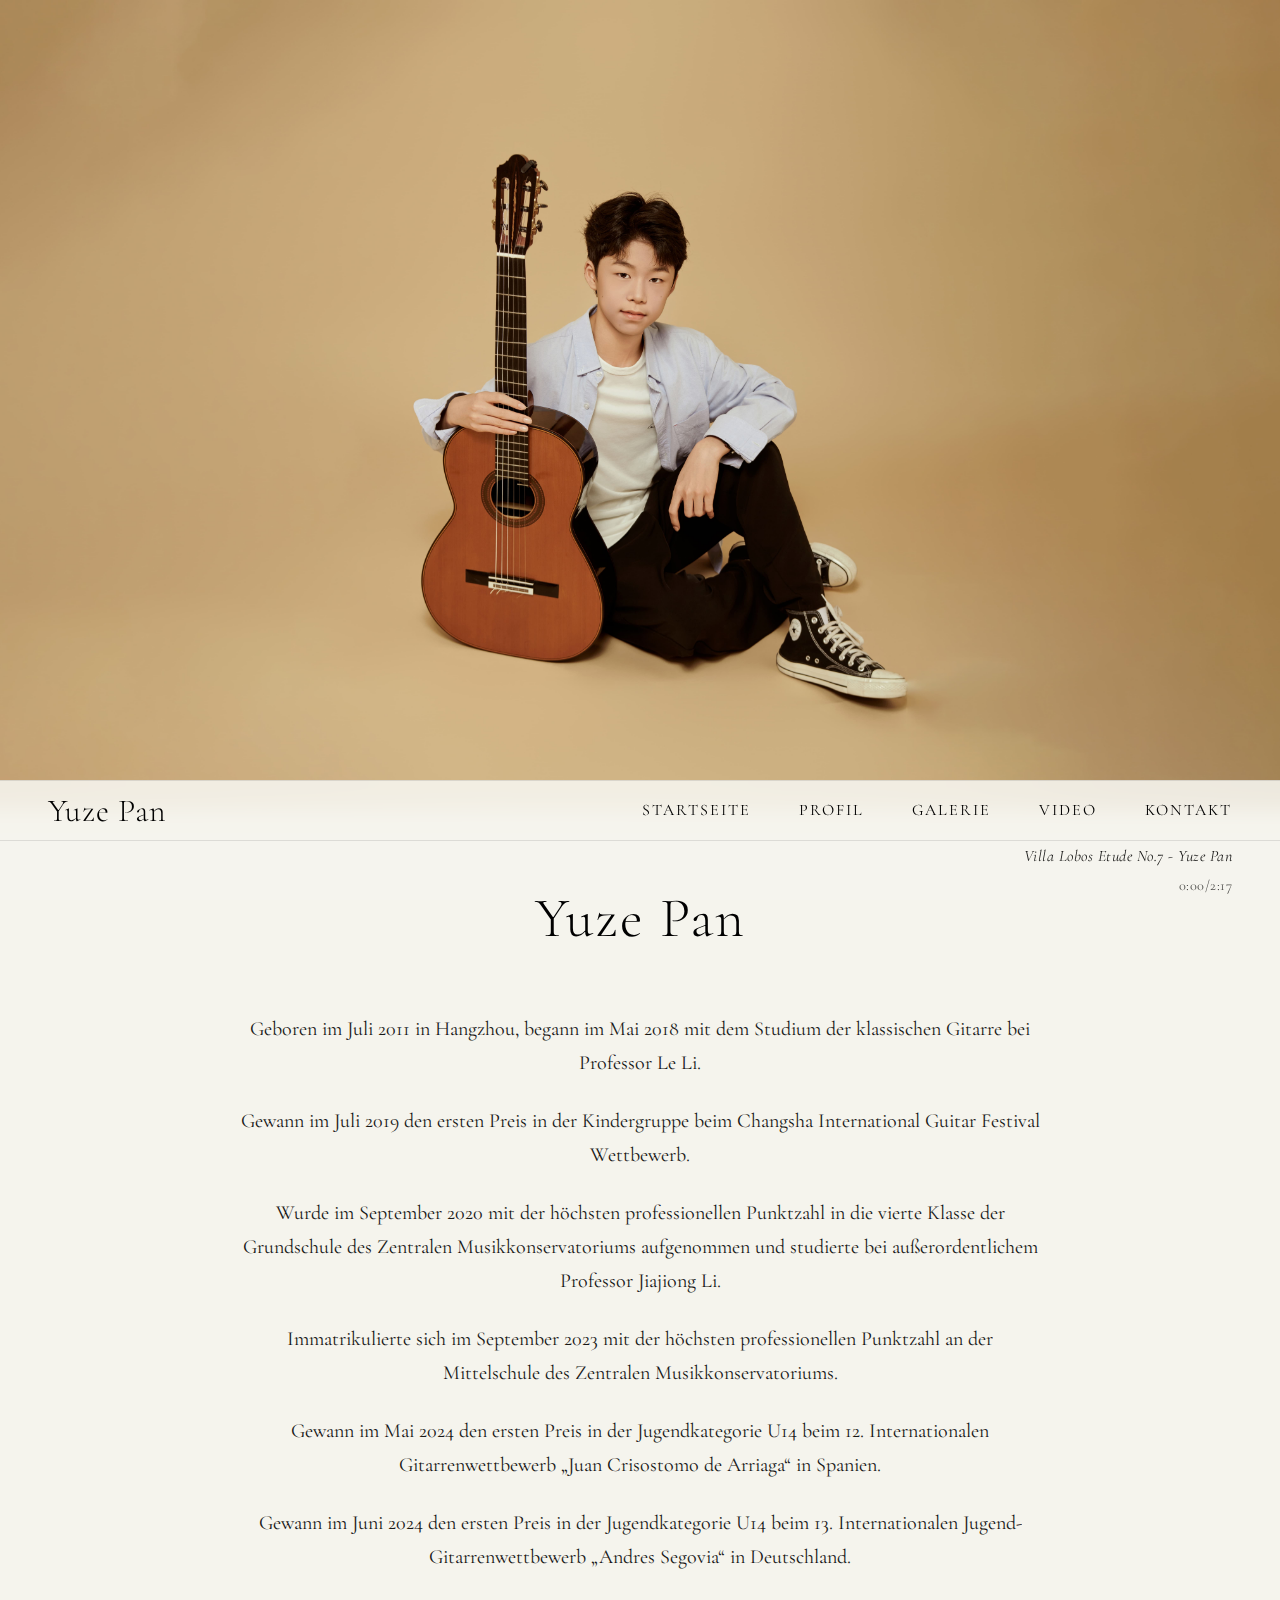
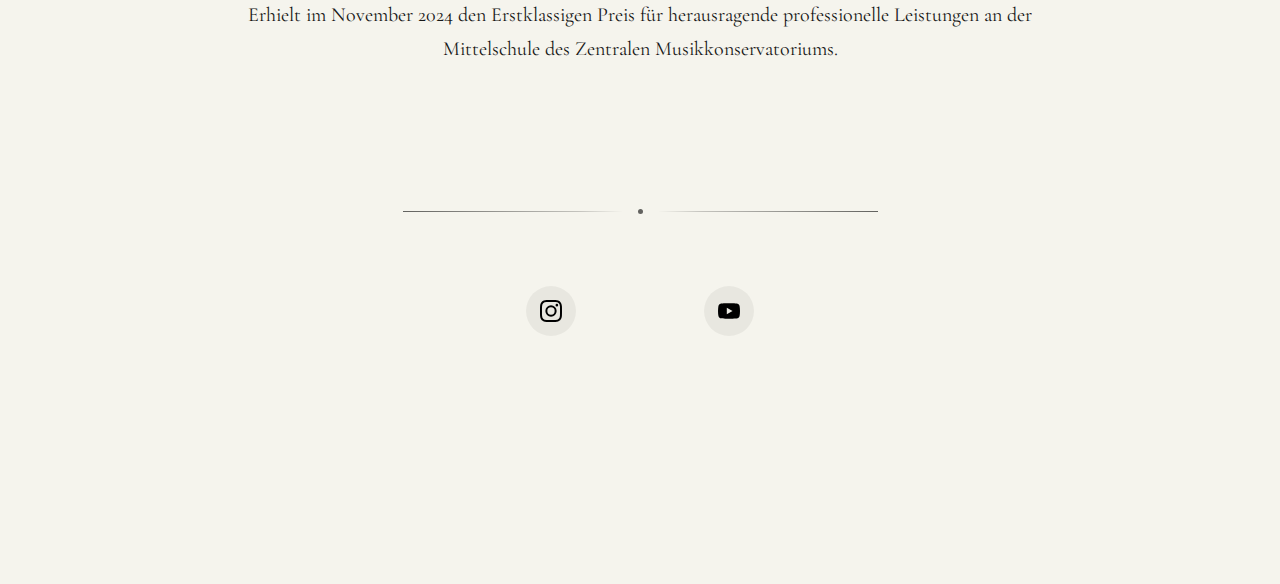
<file: index.html>
<!DOCTYPE html>
<html lang="de">
<head>
    <meta charset="UTF-8">
    <meta name="viewport" content="width=device-width, initial-scale=1.0">
    <!-- 提前执行主题设置,防止闪烁 -->
    <script>
      (function() {
        const now = new Date();
        const hour = now.getHours();
        const minute = now.getMinutes();
        const isDayTime = (hour > 6 || (hour === 6 && minute >= 30)) && hour < 18;
        const theme = isDayTime ? 'light' : 'dark';
        document.documentElement.setAttribute('data-theme', theme);
        // console.log('Inline script set theme:', theme); // 调试用
      })();
    </script>
    <title>Yuze Pan | Klassischer Gitarrist</title>
    <link href="static/css/main.css" rel="stylesheet">
    <link href="static/css/protection.css" rel="stylesheet">
    <link href="https://fonts.googleapis.com/css2?family=Cormorant+Garamond:wght@300;400;500&display=swap" rel="stylesheet">
    <link rel="icon" href="static/images/favicon.ico" type="image/x-icon">
    <style>
        /* 移除播放器栏样式覆盖,让 CSS 变量生效 */
        /* .player-bar {
            background: #121212 !important; 
            backdrop-filter: none !important; 
            -webkit-backdrop-filter: none !important; 
        } */
    </style>
    <script src="static/js/theme-switcher.js" defer></script>
</head>
<body class="page-transition">
    <!-- 英雄区域 -->
    <section id="hero" class="hero-section">
        <img src="static/images/Home.jpg" alt="Yuze Pan - Classical Guitarist" class="hero-image">
    </section>
    
    <!-- 简历部分 -->
    <section id="profile" class="profile-section">
        <div class="profile-container">
            <h1 class="profile-name">Yuze Pan</h1>
            
            <div class="profile-items">
                <p class="profile-item">Geboren im Juli 2011 in Hangzhou, begann im Mai 2018 mit dem Studium der klassischen Gitarre bei Professor Le Li.</p>
                
                <p class="profile-item">Gewann im Juli 2019 den ersten Preis in der Kindergruppe beim Changsha International Guitar Festival Wettbewerb.</p>
                
                <p class="profile-item">Wurde im September 2020 mit der höchsten professionellen Punktzahl in die vierte Klasse der Grundschule des Zentralen Musikkonservatoriums aufgenommen und studierte bei außerordentlichem Professor Jiajiong Li.</p>
                
                <p class="profile-item">Immatrikulierte sich im September 2023 mit der höchsten professionellen Punktzahl an der Mittelschule des Zentralen Musikkonservatoriums.</p>
                
                <p class="profile-item">Gewann im Mai 2024 den ersten Preis in der Jugendkategorie U14 beim 12. Internationalen Gitarrenwettbewerb „Juan Crisostomo de Arriaga“ in Spanien.</p>
                
                <p class="profile-item">Gewann im Juni 2024 den ersten Preis in der Jugendkategorie U14 beim 13. Internationalen Jugend-Gitarrenwettbewerb „Andres Segovia“ in Deutschland.</p>
                
                <p class="profile-item">Erhielt im November 2024 den Erstklassigen Preis für herausragende professionelle Leistungen an der Mittelschule des Zentralen Musikkonservatoriums.</p>
            </div>
            
            <div class="profile-divider"><span></span></div>
            
            <!-- 社交媒体链接 -->
            <div class="social-links">
                <a href="https://www.instagram.com/jerry_guitarist/" target="_blank" class="social-link" aria-label="Instagram">
                    <svg viewBox="0 0 24 24" fill="currentColor">
                        <path d="M12 2.163c3.204 0 3.584.012 4.85.07 3.252.148 4.771 1.691 4.919 4.919.058 1.265.069 1.645.069 4.849 0 3.205-.012 3.584-.069 4.849-.149 3.225-1.664 4.771-4.919 4.919-1.266.058-1.644.07-4.85.07-3.204 0-3.584-.012-4.849-.07-3.26-.149-4.771-1.699-4.919-4.92-.058-1.265-.07-1.644-.07-4.849 0-3.204.013-3.583.07-4.849.149-3.227 1.664-4.771 4.919-4.919 1.266-.057 1.645-.069 4.849-.069zM12 0C8.741 0 8.333.014 7.053.072 2.695.272.273 2.69.073 7.052.014 8.333 0 8.741 0 12c0 3.259.014 3.668.072 4.948.2 4.358 2.618 6.78 6.98 6.98C8.333 23.986 8.741 24 12 24c3.259 0 3.668-.014 4.948-.072 4.354-.2 6.782-2.618 6.979-6.98.059-1.28.073-1.689.073-4.948 0-3.259-.014-3.667-.072-4.947-.196-4.354-2.617-6.78-6.979-6.98C15.668.014 15.259 0 12 0zm0 5.838a6.162 6.162 0 100 12.324 6.162 6.162 0 000-12.324zM12 16a4 4 0 110-8 4 4 0 010 8zm6.406-11.845a1.44 1.44 0 100 2.881 1.44 1.44 0 000-2.881z"/>
                    </svg>
                </a>
                <a href="https://www.youtube.com/@jerry-yuze731" target="_blank" class="social-link" aria-label="YouTube">
                    <svg viewBox="0 0 24 24" fill="currentColor">
                        <path d="M23.495 6.205a3.007 3.007 0 00-2.088-2.088c-1.87-.501-9.396-.501-9.396-.501s-7.507-.01-9.396.501A3.007 3.007 0 00.527 6.205a31.247 31.247 0 00-.522 5.805 31.247 31.247 0 00.522 5.783 3.007 3.007 0 002.088 2.088c1.868.502 9.396.502 9.396.502s7.506 0 9.396-.502a3.007 3.007 0 002.088-2.088 31.247 31.247 0 00.5-5.783 31.247 31.247 0 00-.5-5.805zM9.609 15.601V8.408l6.264 3.602z"/>
                    </svg>
                </a>
            </div>
        </div>
    </section>
    
    <!-- 导航栏 -->
    <div class="nav-bar">
        <div class="nav-logo">Yuze Pan</div>
        <nav class="nav-menu">
            <a href="#hero" class="nav-item">STARTSEITE</a>
            <a href="#profile" class="nav-item">PROFIL</a>
            <a href="gallery.html" class="nav-item">GALERIE</a>
            <a href="video.html" class="nav-item">VIDEO</a>
            <a href="contact.html" class="nav-item">KONTAKT</a>
        </nav>
    </div>
    
    <!-- 播放器栏 -->
    <div class="player-bar">
        <div class="player-controls">
            <button class="player-btn prev-btn" aria-label="Vorheriger Titel"></button>
            <button class="player-btn play-btn" aria-label="Wiedergabe/Pause"></button>
            <button class="player-btn next-btn" aria-label="Nächster Titel"></button>
        </div>
        <div class="player-info">
            <span class="track-name"></span>
            <span class="track-time">0:00/0:00</span>
        </div>
    </div>
    
    <!-- 脚本 -->
    <script src="static/js/player.js"></script>
    <script src="static/js/protection.js"></script>
    <script>
        // 平滑滚动
        document.querySelectorAll('a[href^="#"]').forEach(anchor => {
            anchor.addEventListener('click', function(e) {
                e.preventDefault();
                const target = document.querySelector(this.getAttribute('href'));
                if (target) {
                    target.scrollIntoView({
                        behavior: 'smooth'
                    });
                }
            });
        });
        
        // 激活当前导航项
        const navItems = document.querySelectorAll('.nav-item');
        window.addEventListener('scroll', () => {
            let current = '';
            const sections = document.querySelectorAll('section');
            
            sections.forEach(section => {
                const sectionTop = section.offsetTop;
                const sectionHeight = section.clientHeight;
                if (pageYOffset >= (sectionTop - sectionHeight / 3)) {
                    current = section.getAttribute('id');
                }
            });
            
            navItems.forEach(item => {
                item.classList.remove('active');
                if (item.getAttribute('href').includes(current)) {
                    item.classList.add('active');
                }
            });
        });
    </script>
</body>
</html>
</file>
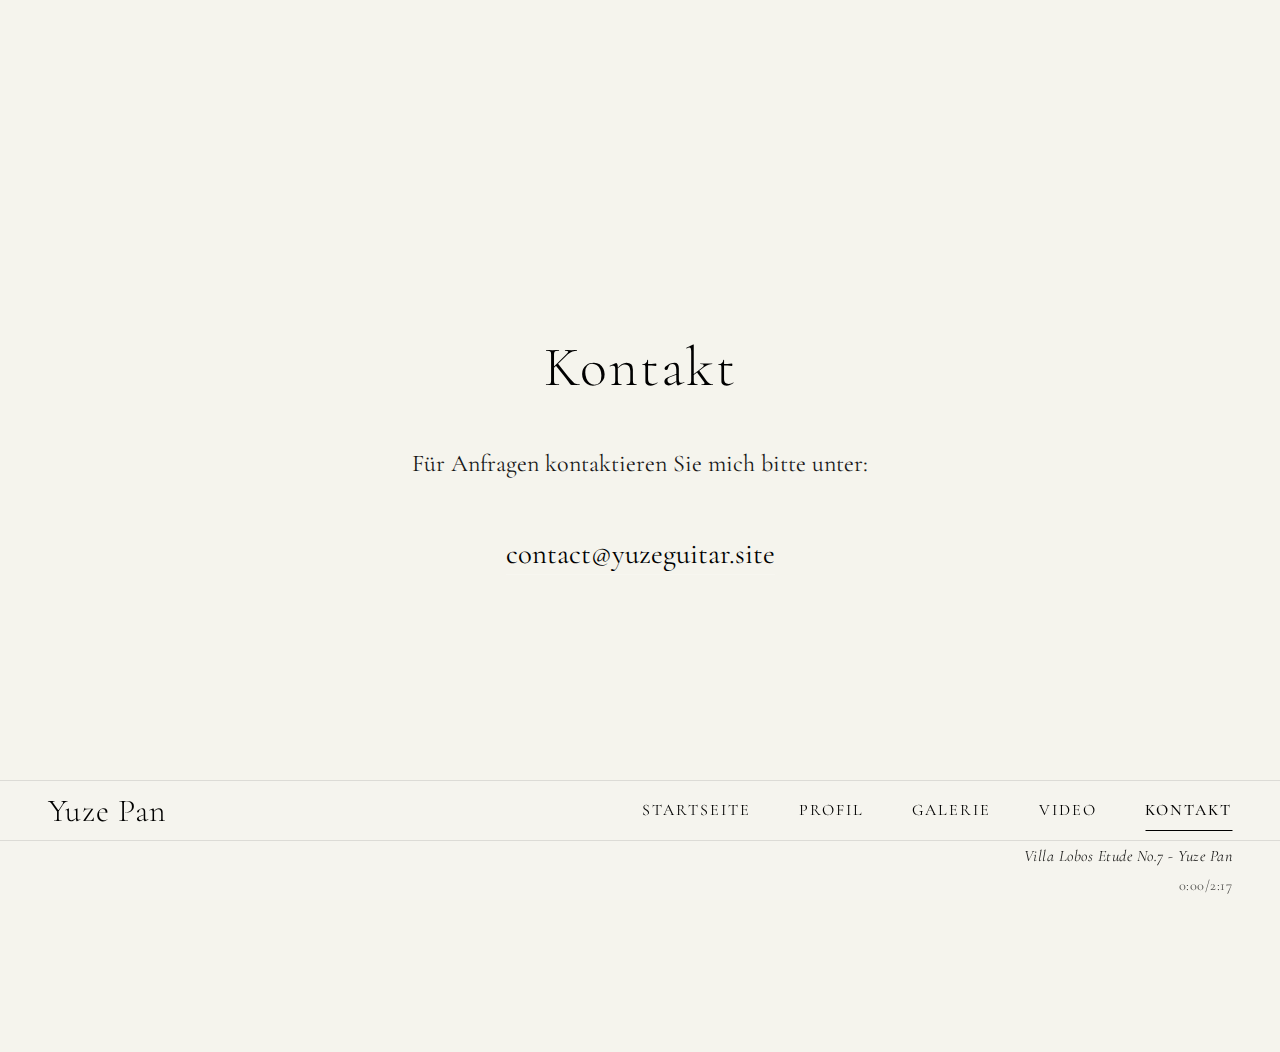
<file: contact.html>
<!DOCTYPE html>
<html lang="de">
<head>
    <meta charset="UTF-8">
    <meta name="viewport" content="width=device-width, initial-scale=1.0">
    <!-- 提前执行主题设置，防止闪烁 -->
    <script>
      (function() {
        const now = new Date();
        const hour = now.getHours();
        const minute = now.getMinutes();
        const isDayTime = (hour > 6 || (hour === 6 && minute >= 30)) && hour < 18;
        const theme = isDayTime ? 'light' : 'dark';
        document.documentElement.setAttribute('data-theme', theme);
        // console.log('Inline script set theme:', theme); // 调试用
      })();
    </script>
    <title>Kontakt - Yuze Pan | Klassischer Gitarrist</title>
    <link href="static/css/main.css" rel="stylesheet">
    <link href="static/css/protection.css" rel="stylesheet">
    <link href="https://fonts.googleapis.com/css2?family=Cormorant+Garamond:wght@300;400;500&display=swap" rel="stylesheet">
    <link rel="icon" href="static/images/favicon.ico" type="image/x-icon">
    <style>
        /* 移除播放器栏样式覆盖，让 CSS 变量生效 */
        /* 。player-bar {
            background: #121212 !important; 
            backdrop-filter: none !important; 
            -webkit-backdrop-filter: none !important; 
        } */
    </style>
    <script src="static/js/theme-switcher.js" defer></script>
</head>
<body class="page-transition">
    <!-- 联系页面 -->
    <section class="contact-section">
        <div class="contact-container">
            <h1 class="contact-title">Kontakt</h1>
            <p class="contact-text">Für Anfragen kontaktieren Sie mich bitte unter:</p>
            <div class="contact-email">
                <a href="mailto:contact@yuzeguitar.site">contact@yuzeguitar.site</a>
            </div>
        </div>
    </section>
    
    <!-- 导航栏 -->
    <div class="nav-bar">
        <div class="nav-logo">Yuze Pan</div>
        <nav class="nav-menu">
            <a href="index.html#hero" class="nav-item">STARTSEITE</a>
            <a href="index.html#profile" class="nav-item">PROFIL</a>
            <a href="gallery.html" class="nav-item">GALERIE</a>
            <a href="video.html" class="nav-item">VIDEO</a>
            <a href="contact.html" class="nav-item active">KONTAKT</a>
        </nav>
    </div>
    
    <!-- 播放器栏 -->
    <div class="player-bar">
        <div class="player-controls">
            <button class="player-btn prev-btn" aria-label="Vorheriger Titel"></button>
            <button class="player-btn play-btn" aria-label="Wiedergabe/Pause"></button>
            <button class="player-btn next-btn" aria-label="Nächster Titel"></button>
        </div>
        <div class="player-info">
            <span class="track-name"></span>
            <span class="track-time">0:00/0:00</span>
        </div>
    </div>
    
    <!-- 脚本 -->
    <script src="static/js/player.js"></script>
    <script src="static/js/protection.js"></script>
</body>
</html>
</file>
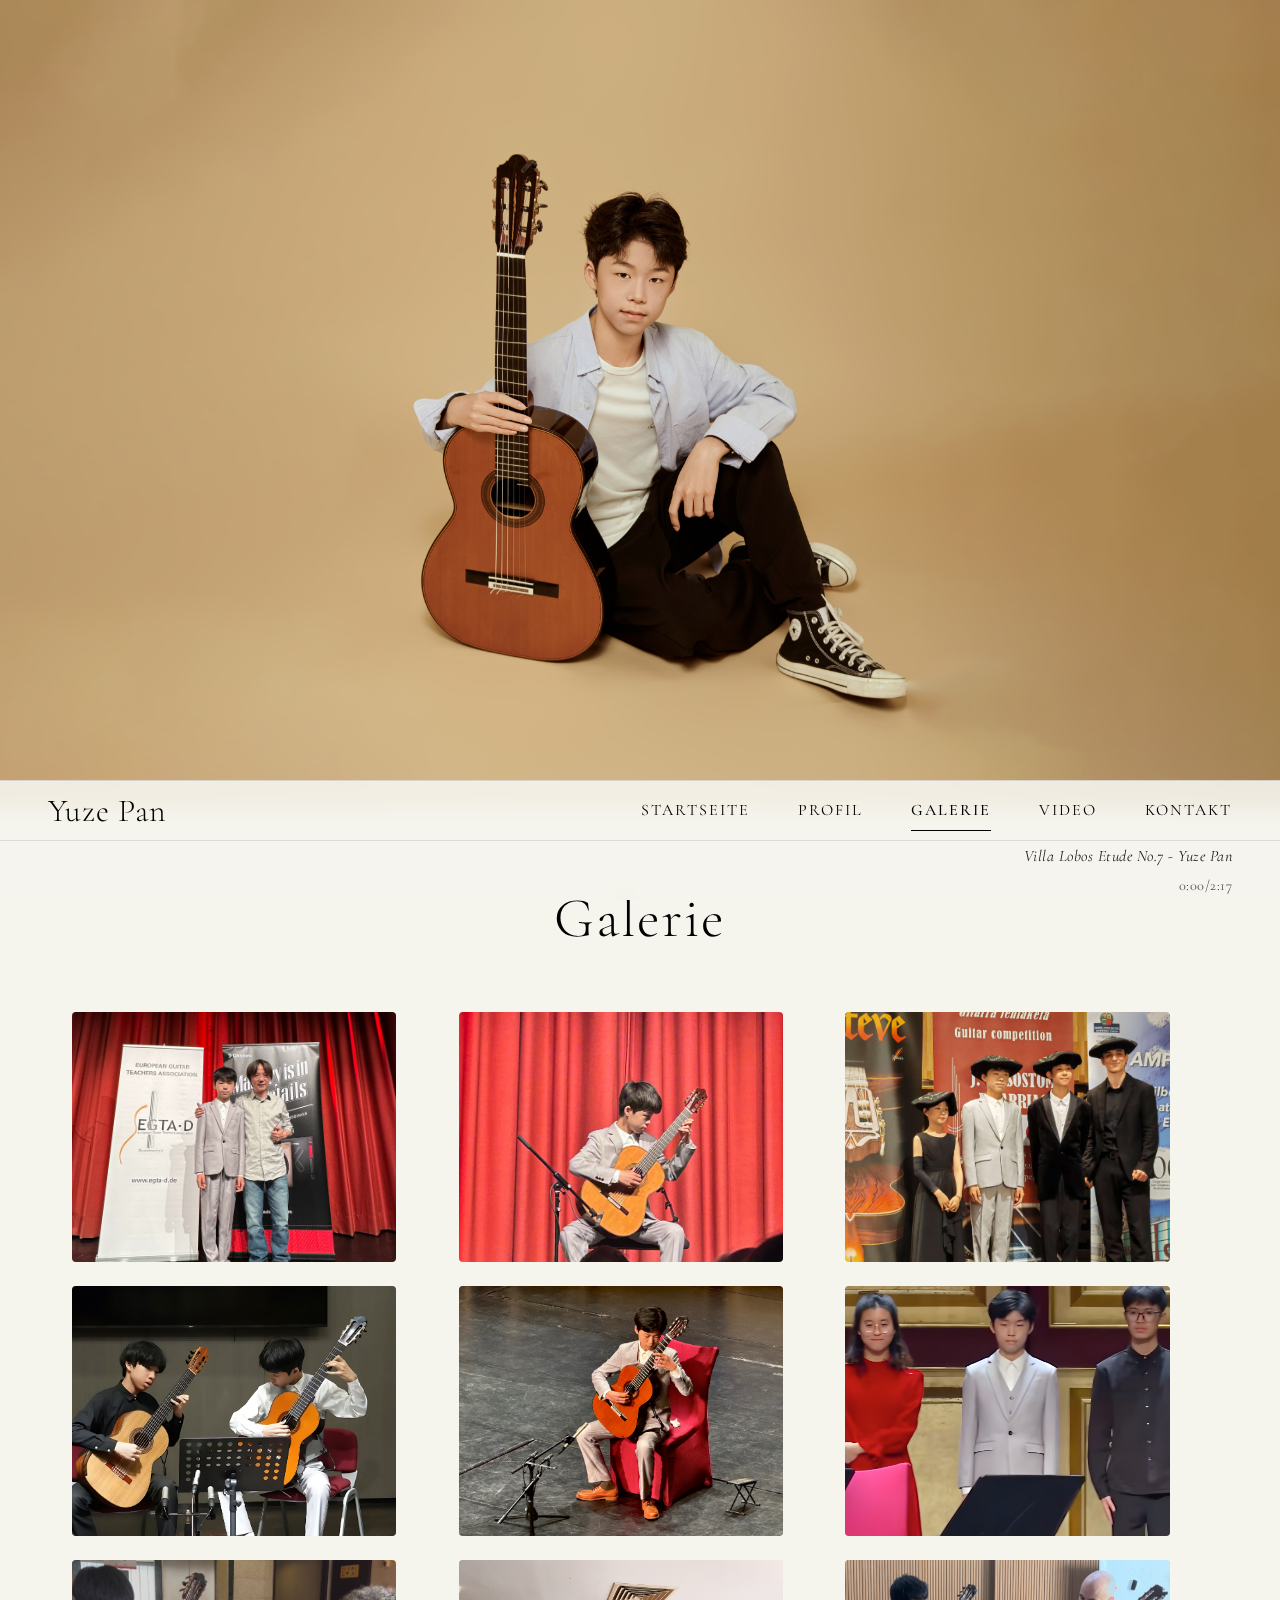
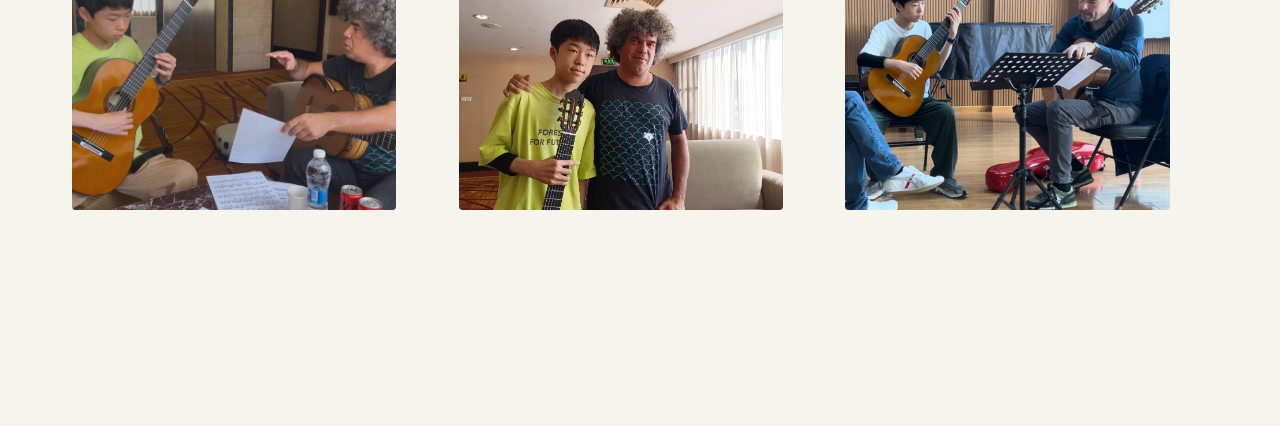
<file: gallery.html>
<!DOCTYPE html>
<html lang="de">
<head>
    <meta charset="UTF-8">
    <meta name="viewport" content="width=device-width, initial-scale=1.0">
    <!-- 提前执行主题设置,防止闪烁 -->
    <script>
      (function() {
        const now = new Date();
        const hour = now.getHours();
        const minute = now.getMinutes();
        const isDayTime = (hour > 6 || (hour === 6 && minute >= 30)) && hour < 18;
        const theme = isDayTime ? 'light' : 'dark';
        document.documentElement.setAttribute('data-theme', theme);
        // console.log('Inline script set theme:', theme); // 调试用
      })();
    </script>
    <title>Galerie - Yuze Pan | Klassischer Gitarrist</title>
    <link href="static/css/main.css" rel="stylesheet">
    <link href="static/css/protection.css" rel="stylesheet">
    <link href="https://fonts.googleapis.com/css2?family=Cormorant+Garamond:wght@300;400;500&display=swap" rel="stylesheet">
    <link rel="icon" href="static/images/favicon.ico" type="image/x-icon">
    <script src="static/js/theme-switcher.js" defer></script>
    <style>
        /* 画廊特定样式 */
        .gallery-section {
            padding: 4rem 0 4rem;
            background: var(--primary-color);
            position: relative;
        }
        
        .gallery-container {
            max-width: 1200px;
            margin: 0 auto;
            padding: 0 2rem;
            animation: fadeIn 1s ease;
        }
        
        .gallery-title {
            text-align: center;
            font-size: 3.5rem;
            font-weight: 300;
            margin-bottom: 3rem;
            letter-spacing: 2px;
        }
        
        .gallery-grid {
            display: grid;
            grid-template-columns: repeat(3, 1fr);
            gap: 1.5rem;
            margin-top: 2rem;
        }
        
        .gallery-item {
            position: relative;
            overflow: hidden;
            border-radius: 4px;
            aspect-ratio: 324.34/250; /* 横向长方形比例 */
            transition: transform 0.3s ease, box-shadow 0.3s ease;
            background: rgba(0, 0, 0, 0.2);
            height: 250px;
            user-select: none; /* 防止选择 */
            -webkit-user-select: none;
            -webkit-touch-callout: none; /* 防止iOS设备上的长按菜单 */
            -webkit-user-drag: none; /* 防止拖拽 */
        }
        
        .gallery-item:hover {
            transform: translateY(-5px);
            box-shadow: 0 10px 30px rgba(0, 0, 0, 0.3);
        }
        
        .gallery-item img {
            width: 100%;
            height: 100%;
            object-fit: cover;
            object-position: center;
            transition: transform 0.5s ease, opacity 0.3s ease;
            opacity: 0;
            pointer-events: none; /* 防止直接与图片交互 */
            user-select: none;
            -webkit-user-select: none;
            -webkit-touch-callout: none;
            -webkit-user-drag: none;
        }
        
        .gallery-item.loaded img {
            opacity: 1;
        }

        .gallery-item:hover img {
            transform: scale(1.05);
        }
        
        /* 图片保护层 */
        .gallery-item::after {
            content: '';
            position: absolute;
            top: 0;
            left: 0;
            right: 0;
            bottom: 0;
            z-index: 1;
            pointer-events: auto; /* 确保点击事件仍然有效 */
        }
        
        .gallery-item-overlay {
            position: absolute;
            bottom: 0;
            left: 0;
            width: 100%;
            padding: 1.5rem 1.5rem 1rem;
            background: linear-gradient(to top, rgba(0, 0, 0, 0.9) 0%, rgba(0, 0, 0, 0) 100%);
            opacity: 0;
            transition: transform 0.3s ease, opacity 0.3s ease;
            transform: translateY(20px);
            display: flex;
            flex-direction: column;
            justify-content: flex-end;
            z-index: 2; /* 确保在保护层之上 */
        }
        
        .gallery-item:hover .gallery-item-overlay {
            opacity: 1;
            transform: translateY(0);
        }
        
        .gallery-item-title {
            font-size: 1.1rem;
            margin-bottom: 0.3rem;
            line-height: 1.4;
        }

        .gallery-item-description {
            font-size: 0.9rem;
            opacity: 0.8;
        }
        
        .gallery-item.loading:before {
            content: '';
            position: absolute;
            top: 50%;
            left: 50%;
            width: 30px;
            height: 30px;
            border: 2px solid rgba(255, 255, 255, 0.1);
            border-top-color: var(--secondary-color);
            border-radius: 50%;
            animation: spin 1s linear infinite;
            transform: translate(-50%, -50%);
        }
        
        @keyframes spin {
            to { transform: translate(-50%, -50%) rotate(360deg); }
        }
        
        /* 响应式设计 */
        @media (max-width: 900px) {
            .gallery-grid {
                grid-template-columns: repeat(2, 1fr);
                gap: 1.5rem;
            }
        }
        
        @media (max-width: 600px) {
            .gallery-title {
                font-size: 2.5rem;
                margin-bottom: 2rem;
            }
        }
        
        @media (max-width: 480px) {
            .gallery-grid {
                grid-template-columns: 1fr;
                gap: 1.5rem;
                justify-items: center; /* 确保网格子项居中 */
            }
            
            .gallery-container {
                padding: 0 1rem;
            }
            
            .gallery-item {
                width: 100%; /* 确保项目宽度100% */
                max-width: 320px; /* 设置最大宽度以确保不会太宽 */
                margin: 0 auto; /* 左右自动边距实现居中 */
            }
            
            .gallery-item-title {
                font-size: 1rem;
            }
            
            .gallery-title {
                font-size: 2rem;
            }
        }
        
        /* 播放器栏样式覆盖 - 已移除,由 main.css 控制 */
    </style>
</head>
<body class="page-transition">
    <!-- 英雄区域 -->
    <section id="hero" class="hero-section">
        <img src="static/images/Home.jpg" alt="Yuze Pan - Classical Guitarist" class="hero-image">
    </section>
    
    <!-- 画廊部分 -->
    <section class="gallery-section">
        <div class="gallery-container">
            <h1 class="gallery-title">Galerie</h1>
            
            <!-- 图片网格 -->
            <div class="gallery-grid" id="gallery-grid">
                <!-- 图片将通过JavaScript动态生成 -->
            </div>
        </div>
    </section>
    
    <!-- 导航栏 -->
    <div class="nav-bar">
        <div class="nav-logo">Yuze Pan</div>
        <nav class="nav-menu">
            <a href="index.html#hero" class="nav-item">STARTSEITE</a>
            <a href="index.html#profile" class="nav-item">PROFIL</a>
            <a href="gallery.html" class="nav-item active">GALERIE</a>
            <a href="video.html" class="nav-item">VIDEO</a>
            <a href="contact.html" class="nav-item">KONTAKT</a>
        </nav>
    </div>
    
    <!-- 播放器栏 -->
    <div class="player-bar">
        <div class="player-controls">
            <button class="player-btn prev-btn" aria-label="Vorheriger Titel"></button>
            <button class="player-btn play-btn" aria-label="Wiedergabe/Pause"></button>
            <button class="player-btn next-btn" aria-label="Nächster Titel"></button>
        </div>
        <div class="player-info">
            <span class="track-name"></span>
            <span class="track-time">0:00/0:00</span>
        </div>
    </div>
    
    <!-- 脚本 -->
    <script src="static/js/player.js"></script>
    <script src="static/js/protection.js"></script>
    <script>
        document.addEventListener('DOMContentLoaded', function() {
            // 所有图片数据
            const galleryImages = [
                {
                    id: 1,
                    src: 'static/images/gallery/Segovia International Guitar Competition Monheim,Germany.jpg',
                    title: 'Segovia Internationaler Gitarrenwettbewerb in Deutschland',
                    description: 'Preisverleihung mit Professor Li Jiajiong'
                },
                {
                    id: 2,
                    src: 'static/images/gallery/Segovia International Guitar Competition Winners\' Concert.jpg',
                    title: 'Preisträgerkonzert des Segovia Internationalen Gitarrenwettbewerbs',
                    description: 'Auftritt beim Preisträgerkonzert nach dem Wettbewerb'
                },
                {
                    id: 3,
                    src: 'static/images/gallery/Photos of the "Juan Crisostomo de Arriaga" International Guitar Competition in Spain.jpg',
                    title: 'Internationaler Gitarrenwettbewerb "Juan Crisostomo de Arriaga" in Spanien',
                    description: 'Preisverleihung beim spanischen Wettbewerb'
                },
                {
                    id: 4,
                    src: 'static/images/gallery/Concert at Hangzhou.jpg',
                    title: 'Konzert in Hangzhou',
                    description: 'Klassisches Gitarrenkonzert in Hangzhou'
                },
                {
                    id: 5,
                    src: 'static/images/gallery/Hua Bin Opera House Future Stars Performance Photo.jpg',
                    title: 'Future Stars Auftritt im Hua Bin Opernhaus',
                    description: 'Auftritt bei der Future Stars Konzertreihe im Beijing Hua Bin Opernhaus'
                },
                {
                    id: 6,
                    src: 'static/images/gallery/Hua Bin Opera House Future Stars Performance Group Photo.jpg',
                    title: 'Future Stars Gruppenfoto im Hua Bin Opernhaus',
                    description: 'Gruppenfoto nach der Future Stars Konzertreihe'
                },
                {
                    id: 7,
                    src: 'static/images/gallery/judicael_perroy_masterclass_changsha_hunan_china.jpg',
                    title: 'Meisterkurs bei Judicael Perroy',
                    description: 'Teilnahme am Meisterkurs des international renommierten Gitarristen Judicael Perroy in Changsha, Hunan'
                },
                {
                    id: 8,
                    src: 'static/images/gallery/photo_with_professor_judicael_perroy_changsha_hunan_china.JPG',
                    title: 'Mit Professor Judicael Perroy',
                    description: 'Foto mit dem international renommierten Gitarrenmeister Judicael Perroy in Changsha, Hunan'
                },
                {
                    id: 9,
                    src: 'static/images/gallery/Masterclass by Professor Lorenzo Micheli, Central Conservatory of Music Middle School, Beijing.jpg',
                    title: 'Meisterkurs bei Professor Lorenzo Micheli',
                    description: 'Unterricht bei Professor Lorenzo Micheli an der Mittelschule des Zentralen Musikkonservatoriums'
                }
            ];
            
            // 获取DOM元素
            const galleryGrid = document.getElementById('gallery-grid');
            
            // 渲染所有图片
            function renderGallery() {
                // 添加所有图片
                galleryImages.forEach(image => {
                    // 创建图片项
                    const galleryItem = document.createElement('div');
                    galleryItem.className = 'gallery-item loading';
                    galleryItem.dataset.id = image.id;
                    
                    // 创建图片元素
                    const img = document.createElement('img');
                    img.src = image.src;
                    img.alt = image.title;
                    img.loading = 'lazy';
                    img.draggable = false; // 防止拖拽
                    
                    // 图片加载处理
                    img.onload = function() {
                        galleryItem.classList.remove('loading');
                        galleryItem.classList.add('loaded');
                    };
                    
                    img.onerror = function() {
                        galleryItem.classList.remove('loading');
                        galleryItem.innerHTML = '<p style="padding: 2rem; text-align: center;">Bild konnte nicht geladen werden</p>';
                    };
                    
                    // 创建悬停显示的叠加层
                    const overlay = document.createElement('div');
                    overlay.className = 'gallery-item-overlay';
                    
                    // 标题
                    const title = document.createElement('h3');
                    title.className = 'gallery-item-title';
                    title.textContent = image.title;
                    
                    // 描述(如果有)
                    if (image.description) {
                        const description = document.createElement('p');
                        description.className = 'gallery-item-description';
                        description.textContent = image.description;
                        overlay.appendChild(title);
                        overlay.appendChild(description);
                    } else {
                        overlay.appendChild(title);
                    }
                    
                    // 组装项目
                    galleryItem.appendChild(img);
                    galleryItem.appendChild(overlay);
                    galleryGrid.appendChild(galleryItem);
                });
            }
            
            // 初始加载所有图片
            renderGallery();
            
            // 禁用右键菜单
            document.addEventListener('contextmenu', function(e) {
                // 检查事件源是否为图片或图片容器
                if (e.target.tagName === 'IMG' || e.target.classList.contains('gallery-item') || 
                    e.target.closest('.gallery-item')) {
                    e.preventDefault();
                    return false;
                }
            });
            
            // 防止长按事件(移动端)
            document.addEventListener('touchstart', function(e) {
                if (e.target.tagName === 'IMG' || e.target.classList.contains('gallery-item') || 
                    e.target.closest('.gallery-item')) {
                    // 添加长按标志
                    e.target.longPress = false;
                    e.target.longPressTimer = setTimeout(function() {
                        e.target.longPress = true;
                    }, 500);
                }
            }, { passive: false });
            
            document.addEventListener('touchend', function(e) {
                if (e.target.tagName === 'IMG' || e.target.classList.contains('gallery-item') || 
                    e.target.closest('.gallery-item')) {
                    clearTimeout(e.target.longPressTimer);
                    if (e.target.longPress) {
                        e.preventDefault();
                        return false;
                    }
                }
            }, { passive: false });
            
            document.addEventListener('touchmove', function(e) {
                if (e.target.tagName === 'IMG' || e.target.classList.contains('gallery-item') || 
                    e.target.closest('.gallery-item')) {
                    clearTimeout(e.target.longPressTimer);
                }
            }, { passive: true });
        });
    </script>
</body>
</html>
</file>
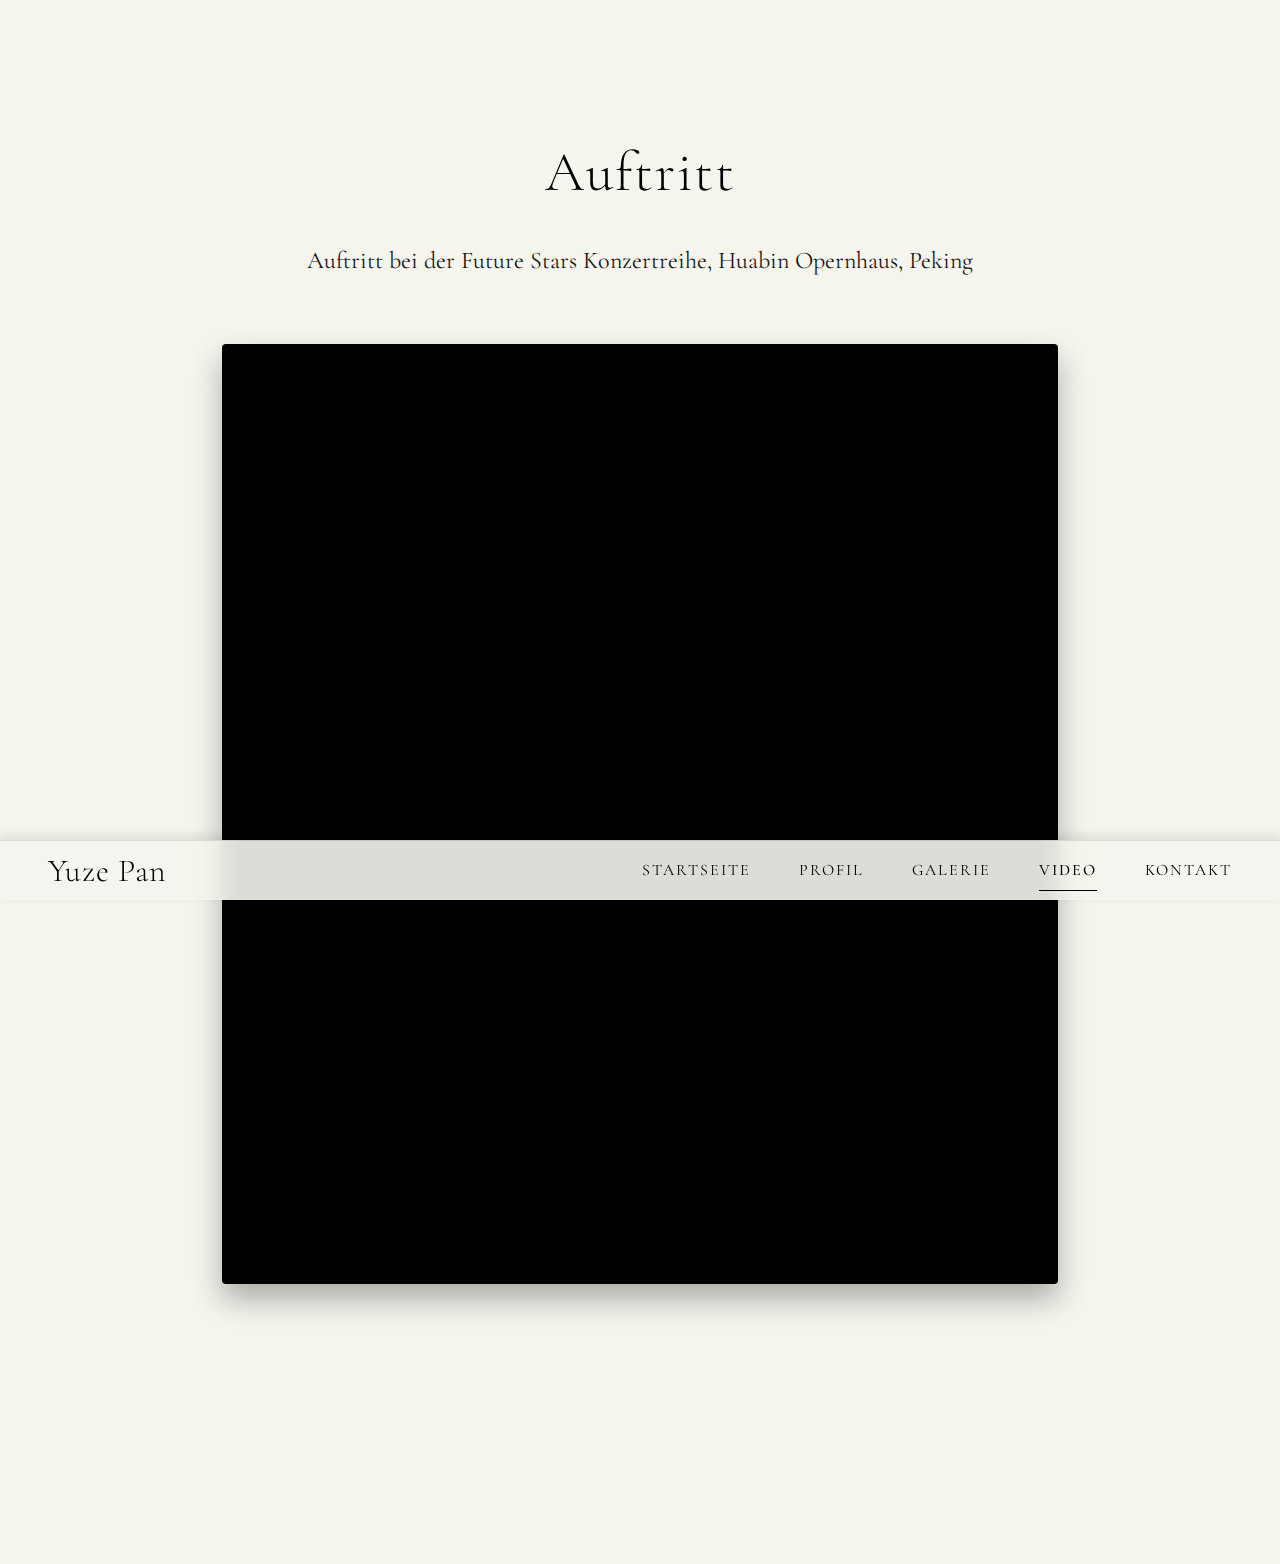
<file: video.html>
<!DOCTYPE html>
<html lang="de">
<head>
    <meta charset="UTF-8">
    <meta name="viewport" content="width=device-width, initial-scale=1.0">
    <!-- 提前执行主题设置，防止闪烁 -->
    <script>
      (function() {
        const now = new Date();
        const hour = now.getHours();
        const minute = now.getMinutes();
        const isDayTime = (hour > 6 || (hour === 6 && minute >= 30)) && hour < 18;
        const theme = isDayTime ? 'light' : 'dark';
        document.documentElement.setAttribute('data-theme', theme);
        // console.log('Inline script set theme:', theme); // 调试用
      })();
    </script>
    <title>Video - Yuze Pan | Klassischer Gitarrist</title>
    <link href="static/css/main.css" rel="stylesheet">
    <link href="static/css/protection.css" rel="stylesheet">
    <link href="https://fonts.googleapis.com/css2?family=Cormorant+Garamond:wght@300;400;500&display=swap" rel="stylesheet">
    <link rel="icon" href="static/images/favicon.ico" type="image/x-icon">
    <script src="static/js/theme-switcher.js" defer></script>
    <style>
        /* 移除播放器栏样式覆盖,让 CSS 变量生效 */
        /* .player-bar {
            background: #121212 !important; 
            backdrop-filter: none !important; 
            -webkit-backdrop-filter: none !important; 
        } */
        
        /* YouTube视频容器样式 */
        .video-wrapper {
            position: relative;
            width: 100%;
            max-width: 900px;
            margin: 0 auto;
            overflow: hidden;
            padding-top: 56.25%; /* 16:9 宽高比 */
            background: #000;
            border-radius: 4px;
            box-shadow: 0 15px 30px rgba(0, 0, 0, 0.3);
        }
        
        .video-wrapper iframe {
            position: absolute;
            top: 0;
            left: 0;
            width: 100%;
            height: 100%;
            border: 0;
        }
        
        /* 链接阻止层样式 */
        .link-blocker-overlay {
            position: fixed;
            top: 0;
            left: 0;
            width: 100%;
            height: 100%;
            background: rgba(0,0,0,0.7);
            z-index: 9999;
            display: flex;
            align-items: center;
            justify-content: center;
            opacity: 0;
            pointer-events: none;
            transition: opacity 0.3s ease;
        }
        
        .link-blocker-overlay.active {
            opacity: 1;
            pointer-events: auto;
        }
        
        .link-blocker-message {
            background: #fff;
            color: #000;
            padding: 20px 30px;
            border-radius: 4px;
            max-width: 90%;
            text-align: center;
            font-size: 1.1rem;
            box-shadow: 0 5px 15px rgba(0,0,0,0.3);
            animation: messageAppear 0.3s forwards;
        }
        
        @keyframes messageAppear {
            from { transform: translateY(-20px); opacity: 0; }
            to { transform: translateY(0); opacity: 1; }
        }
        
        /* 防止右键菜单 */
        .video-wrapper {
            user-select: none;
            -webkit-user-select: none;
            -moz-user-select: none;
            -ms-user-select: none;
        }
        
        /* 防止视频互动区域移动 */
        .video-interaction-blocker {
            position: absolute;
            top: 0;
            left: 0;
            width: 100%;
            height: 100%;
            z-index: 10;
            /* 允许点击通过到视频区域,但阻止拖拽等操作 */
            pointer-events: none;
        }
        
        /* 视频结束保护层样式 */
        .video-end-protection-overlay {
            background: transparent;
            pointer-events: auto;
            z-index: 1000;
        }
    </style>
</head>
<body class="video-page page-transition">
    <!-- 视频页面 -->
    <section class="video-section">
        <div class="video-container">
            <h1 class="video-title">Auftritt</h1>
            <p class="video-description">Auftritt bei der Future Stars Konzertreihe, Huabin Opernhaus, Peking</p>
            
            <div class="video-wrapper">
                <iframe src="https://www.youtube-nocookie.com/embed/7NrO3vBjsos?rel=0&showinfo=0&modestbranding=1&controls=1&disablekb=1&fs=1&iv_load_policy=3&hl=de&cc_load_policy=0&color=white&si=ySLLulDdZ9ryJWZO" title="Yuze Pan - Klassische Gitarre Darbietung" frameborder="0" allow="accelerometer; autoplay; clipboard-write; encrypted-media; gyroscope; picture-in-picture; web-share" referrerpolicy="strict-origin-when-cross-origin" allowfullscreen></iframe>
                <div class="video-interaction-blocker"></div>
            </div>
        </div>
    </section>
    
    <!-- 链接阻止提示框 -->
    <div class="link-blocker-overlay" id="linkBlockerOverlay">
        <div class="link-blocker-message">
            Externe Links sind nicht erlaubt.
        </div>
    </div>
    
    <!-- 导航栏 -->
    <div class="nav-bar">
        <div class="nav-logo">Yuze Pan</div>
        <nav class="nav-menu">
            <a href="index.html#hero" class="nav-item">STARTSEITE</a>
            <a href="index.html#profile" class="nav-item">PROFIL</a>
            <a href="gallery.html" class="nav-item">GALERIE</a>
            <a href="video.html" class="nav-item active">VIDEO</a>
            <a href="contact.html" class="nav-item">KONTAKT</a>
        </nav>
    </div>
    
    <!-- 播放器栏 - 会通过CSS自动隐藏并平滑过渡 -->
    <div class="player-bar">
        <div class="player-controls">
            <button class="player-btn prev-btn" aria-label="Vorheriger Titel"></button>
            <button class="player-btn play-btn" aria-label="Wiedergabe/Pause"></button>
            <button class="player-btn next-btn" aria-label="Nächster Titel"></button>
        </div>
        <div class="player-info">
            <span class="track-name"></span>
            <span class="track-time">0:00/0:00</span>
        </div>
    </div>
    
    <!-- 脚本 -->
    <script src="static/js/player.js"></script>
    <script src="static/js/protection.js"></script>
    <script src="static/js/video-protection.js"></script>
    
    <!-- 页面过渡动画脚本 -->
    <script>
        // 初始化页面
        document.addEventListener('DOMContentLoaded', function() {
            // 加载视频保护系统
            initVideoProtection();
            
            // 其他初始化代码...
        });
        
        // 移除重复的beforeunload事件监听
        // window.addEventListener('beforeunload', function(e) {
        //     e.preventDefault();
        //     e.returnValue = '';
        //     return '';
        // });
    </script>
</body>
</html>
</file>
<file: static/css/main.css>
:root {
    --primary-color: #000;
    --secondary-color: #fff;
    --accent-color: #e5d5c0;
    --divider-color-strong: rgba(255, 255, 255, 0.6);
    --divider-color-weak: rgba(255, 255, 255, 0.2);
    --link-bg: rgba(255, 255, 255, 0.05);
    --link-bg-hover: rgba(255, 255, 255, 0.1);
    --nav-bg: rgba(0, 0, 0, 0.95);
    --nav-border: rgba(255, 255, 255, 0.05);
    --nav-item-hover: rgba(255, 255, 255, 0.7);
    --player-bg: rgba(20, 20, 20, 0.95);
    --icon-prev: url('https://img.icons8.com/ios-filled/50/ffffff/rewind.png');
    --icon-play: url('https://img.icons8.com/ios-filled/50/ffffff/play.png');
    --icon-pause: url('https://img.icons8.com/ios-filled/50/ffffff/pause.png');
    --icon-next: url('https://img.icons8.com/ios-filled/50/ffffff/fast-forward.png');
    --nav-height: 60px;
    --player-height: 60px;
    --transition-speed: 0.3s;
    --font-main: "Cormorant Garamond", serif;
}

/* 为浅色主题定义变量 */
html[data-theme='light'] {
    --primary-color: #F5F4ED;
    --secondary-color: #000000;
    --accent-color: #A0522D;
    --divider-color-strong: rgba(0, 0, 0, 0.6);
    --divider-color-weak: rgba(0, 0, 0, 0.2);
    --link-bg: rgba(0, 0, 0, 0.05);
    --link-bg-hover: rgba(0, 0, 0, 0.1);
    --nav-bg: rgba(245, 244, 237, 0.9);
    --nav-border: rgba(0, 0, 0, 0.1);
    --nav-item-hover: rgba(0, 0, 0, 0.7);
    --player-bg: rgba(245, 244, 237, 0.9);
    --icon-prev: url('https://img.icons8.com/ios-filled/50/000000/rewind.png');
    --icon-play: url('https://img.icons8.com/ios-filled/50/000000/play.png');
    --icon-pause: url('https://img.icons8.com/ios-filled/50/000000/pause.png');
    --icon-next: url('https://img.icons8.com/ios-filled/50/000000/fast-forward.png');
}

* {
    margin: 0;
    padding: 0;
    box-sizing: border-box;
}

body {
    font-family: var(--font-main);
    background: var(--primary-color);
    color: var(--secondary-color);
    line-height: 1.6;
    overflow-x: hidden;
    -webkit-font-smoothing: antialiased;
    -moz-osx-font-smoothing: grayscale;
    padding-bottom: calc(var(--nav-height) + var(--player-height) + 2rem);
    transition: opacity 0.3s ease;
}

/* 基础动画 */
@keyframes fadeIn {
    from { opacity: 0; }
    to { opacity: 1; }
}

@keyframes slideUp {
    from { transform: translateY(20px); opacity: 0; }
    to { transform: translateY(0); opacity: 1; }
}

/* === 首页英雄区域 === */
.hero-section {
    width: 100%;
    height: 90vh;
    display: flex;
    align-items: center;
    justify-content: center;
    position: relative;
    overflow: hidden;
    padding: 0;
    background-color: transparent;
}

.hero-image {
    width: 100%;
    height: 100%;
    object-fit: cover;
    object-position: center 48%;
    display: block;
    margin: 0;
}

/* === 简历部分 === */
.profile-section {
    padding: 4rem 0;
    background: var(--primary-color);
    position: relative;
}

.profile-container {
    max-width: 900px;
    margin: 0 auto;
    padding: 0 2rem;
    display: flex;
    flex-direction: column;
    align-items: center;
    text-align: center;
    animation: fadeIn 1s ease;
}

.profile-name {
    font-size: 3.5rem;
    font-weight: 300;
    margin-bottom: 3rem;
    letter-spacing: 2px;
}

.profile-items {
    margin-bottom: 4rem;
    width: 100%;
}

.profile-item {
    margin-bottom: 1.5rem;
    font-size: 1.25rem;
    line-height: 1.7;
    opacity: 0.9;
    max-width: 800px;
    margin-left: auto;
    margin-right: auto;
}

.profile-divider {
    position: relative;
    display: flex;
    align-items: center;
    justify-content: center;
    width: 100%;
    max-width: 500px;
    margin: 3rem auto;
    height: 20px;
}

.profile-divider::before,
.profile-divider::after {
    content: '';
    height: 1px;
    background: linear-gradient(
        to var(--direction, right),
        var(--divider-color-strong) 0%,
        var(--divider-color-weak) 80%,
        rgba(0, 0, 0, 0) 100%
    );
    flex-grow: 1;
    max-width: 220px;
}

.profile-divider::before {
    --direction: right;
}

.profile-divider::after {
    --direction: left;
}

.profile-divider span {
    display: inline-block;
    width: 5px;
    height: 5px;
    border-radius: 50%;
    background-color: var(--divider-color-strong);
    margin: 0 15px;
}

/* === 社交图标 === */
.social-links {
    display: flex;
    justify-content: center;
    gap: 8rem;
    margin-top: 1rem;
    margin-bottom: 2rem;
}

.social-link {
    display: flex;
    align-items: center;
    justify-content: center;
    width: 50px;
    height: 50px;
    border-radius: 50%;
    background: var(--link-bg);
    transition: transform var(--transition-speed) ease, 
                background var(--transition-speed) ease;
}

.social-link:hover {
    transform: scale(1.1);
    background: var(--link-bg-hover);
}

.social-link svg {
    width: 22px;
    height: 22px;
    fill: var(--secondary-color);
}

/* === 导航栏 === */
.nav-bar {
    position: fixed;
    bottom: var(--player-height);
    width: 100%;
    height: var(--nav-height);
    background: var(--nav-bg);
    backdrop-filter: blur(10px);
    -webkit-backdrop-filter: blur(10px);
    display: flex;
    flex-direction: row; /* 默认为一行布局 */
    justify-content: space-between; /* 左右分布 */
    align-items: center;
    padding: 0 3rem;
    z-index: 1000;
    border-top: 1px solid var(--nav-border);
    transition: transform 0.4s ease, bottom 0.4s ease, opacity 0.4s ease;
}

.nav-logo {
    font-size: 2rem;
    font-weight: 300;
    letter-spacing: 1px;
    transition: opacity var(--transition-speed) ease;
    white-space: nowrap;
}

.nav-logo:hover {
    opacity: 0.8;
}

.nav-menu {
    display: flex;
    align-items: center;
    gap: 3rem;
}

/* 恢复导航项基本样式 */
.nav-item {
    color: var(--secondary-color);
    text-decoration: none;
    font-size: 1rem;
    letter-spacing: 2px;
    transition: color var(--transition-speed) ease;
    position: relative;
    padding: 0.5rem 0;
}

.nav-item:hover {
    color: var(--nav-item-hover);
}

.nav-item::after {
    content: '';
    position: absolute;
    width: 0;
    height: 1px;
    bottom: 0;
    left: 50%;
    background: var(--secondary-color);
    transition: all var(--transition-speed) ease;
    transform: translateX(-50%);
}

.nav-item:hover::after,
.nav-item.active::after {
    width: 100%;
}

/* === 播放器栏 === */
.player-bar {
    position: fixed;
    bottom: 0;
    width: 100%;
    height: var(--player-height);
    background: var(--player-bg);
    backdrop-filter: blur(8px);
    -webkit-backdrop-filter: blur(8px);
    display: flex;
    justify-content: space-between;
    align-items: center;
    padding: 0 3rem;
    z-index: 1000;
    border-top: 1px solid var(--nav-border);
    transition: transform 0.4s ease, bottom 0.4s ease, opacity 0.4s ease, background var(--transition-speed) ease;
}

.player-controls {
    display: flex;
    align-items: center;
    gap: 1.5rem;
    z-index: 1001;
}

.player-btn {
    background: none;
    border: none;
    color: var(--secondary-color);
    cursor: pointer;
    transition: opacity 0.3s ease;
    opacity: 0.85;
    padding: 0;
    margin: 0 8px;
    border-radius: 50%;
    width: 24px;
    height: 24px;
    background-position: center;
    background-repeat: no-repeat;
    background-size: contain;
}

.player-btn:hover, .player-btn:active {
    opacity: 1;
}

.player-btn::after {
    content: none;
}

.player-btn:hover::after {
    background: none;
    box-shadow: none;
    animation: none;
}

.play-btn {
    background-image: var(--icon-play);
    width: 28px;
    height: 28px;
    background-size: contain;
    background-position: center;
    background-repeat: no-repeat;
}

.play-btn.playing {
    background-image: var(--icon-pause);
    background-size: contain;
    background-position: center;
    background-repeat: no-repeat;
}

/* 使用图片替代Unicode字符 */
.prev-btn {
    background-image: var(--icon-prev);
    background-size: contain;
    background-position: center;
    background-repeat: no-repeat;
    width: 24px;
    height: 24px;
}

.next-btn {
    background-image: var(--icon-next);
    background-size: contain;
    background-position: center;
    background-repeat: no-repeat;
    width: 24px;
    height: 24px;
}

/* 移除之前的伪元素样式 */
.prev-btn::before, 
.next-btn::before, 
.play-btn::before, 
.play-btn.playing::before {
    content: none;
}

.player-info {
    display: flex;
    flex-direction: column;
    align-items: flex-end;
    text-align: right;
    gap: 0.3rem;
    font-size: 1rem;
    letter-spacing: 0.5px;
    color: var(--secondary-color);
    transition: color var(--transition-speed) ease;
}

.track-name {
    font-style: italic;
    opacity: 0.9;
    white-space: nowrap;
    overflow: hidden;
    text-overflow: ellipsis;
    max-width: 300px;
}

.track-time {
    font-size: 0.9rem;
    opacity: 0.7;
}

/* === 联系页面 === */
.contact-section {
    height: 100vh;
    display: flex;
    align-items: center;
    justify-content: center;
    text-align: center;
}

.contact-container {
    max-width: 600px;
    padding: 0 2rem;
    animation: slideUp 0.8s ease;
}

.contact-title {
    font-size: 3.5rem;
    font-weight: 300;
    margin-bottom: 2rem;
    letter-spacing: 2px;
}

.contact-text {
    font-size: 1.5rem;
    margin-bottom: 1.5rem;
    opacity: 0.9;
}

.contact-email {
    margin-top: 3rem;
}

.contact-email a {
    color: var(--secondary-color);
    font-size: 1.8rem;
    text-decoration: none;
    border-bottom: 1px solid rgba(255, 255, 255, 0.2);
    padding-bottom: 0.2rem;
    transition: all var(--transition-speed) ease;
}

.contact-email a:hover {
    border-bottom-color: var(--secondary-color);
}

/* === 视频页面 === */
.video-section {
    min-height: 100vh;
    padding: 8rem 0;
    display: flex;
    align-items: center;
    justify-content: center;
}

.video-container {
    max-width: 900px;
    width: 100%;
    padding: 0 2rem;
    text-align: center;
    animation: fadeIn 0.8s ease;
}

.video-title {
    font-size: 3.5rem;
    font-weight: 300;
    margin-bottom: 1.5rem;
    letter-spacing: 2px;
}

.video-description {
    font-size: 1.5rem;
    margin-bottom: 4rem;
    opacity: 0.9;
    max-width: 700px;
    margin-left: auto;
    margin-right: auto;
}

.video-wrapper {
    width: 100%;
    position: relative;
    padding-bottom: 56.25%; /* 16:9 Aspect Ratio */
    height: 0;
    overflow: hidden;
    border-radius: 4px;
    box-shadow: 0 10px 30px rgba(0, 0, 0, 0.3);
    margin: 0 auto;
}

.video-wrapper video {
    position: absolute;
    top: 0;
    left: 0;
    width: 100%;
    height: 100%;
}

/* 响应式设计 */
@media (max-width: 1024px) {
    .profile-name {
        font-size: 3rem;
    }
    
    .contact-title, .video-title {
        font-size: 3rem;
    }
    
    .hero-image {
        object-position: center 48%;
    }
}

@media (max-width: 768px) {
    .nav-bar, .player-bar {
        padding: 0 1.5rem;
    }
    
    .nav-menu {
        gap: 2rem;
    }
    
    .profile-container, .video-container, .contact-container {
        padding: 0 1.5rem;
    }
    
    .profile-name {
        font-size: 2.7rem;
        margin-bottom: 2rem;
    }
    
    .profile-item {
        font-size: 1.15rem;
    }
    
    .social-link {
        width: 45px;
        height: 45px;
    }
    
    .contact-title, .video-title {
        font-size: 2.7rem;
    }
    
    .contact-text, .video-description {
        font-size: 1.3rem;
    }
    
    .contact-email a {
        font-size: 1.5rem;
    }
    
    .hero-section {
        height: 82vh;
    }
    
    .hero-image {
        object-position: center 48%;
    }
    
    .social-links {
        gap: 5rem;
    }
    
    .profile-divider {
        max-width: 400px;
        margin: 2.5rem auto;
    }
    
    .profile-divider::before,
    .profile-divider::after {
        max-width: 170px;
    }
    
    .profile-divider span {
        margin: 0 12px;
    }
    
    .player-btn {
        width: 28px;
        height: 28px;
    }
    
    .play-btn {
        width: 32px;
        height: 32px;
    }
    
    /* 导航Logo样式 */
    .nav-logo {
        font-size: 1.6rem;
        letter-spacing: 1px;
        white-space: nowrap;
        margin-bottom: 0.5rem;
        text-align: center;
    }
}

@media (max-width: 480px) {
    .nav-bar, .player-bar {
        padding: 0 1rem;
    }
    
    .nav-bar {
        flex-direction: column;
        padding: 0.8rem 1rem;
        height: auto;
    }
    
    .nav-logo {
        margin-bottom: 0.7rem;
        font-size: 1.8rem;
    }
    
    .nav-menu {
        width: 100%;
        justify-content: space-between;
    }
    
    /* 手机端隐藏PROFILE按钮 */
    .nav-menu a[href*="profile"] {
        display: none;
    }
    
    /* 重新排布剩余的四个导航项,使其均匀分布 */
    .nav-menu a.nav-item {
        margin: 0;
        padding: 0.3rem 0;
        font-size: 0.9rem;
    }
    
    .profile-name {
        font-size: 2.3rem;
    }
    
    .profile-item {
        font-size: 1.1rem;
    }
    
    .social-links {
        gap: 3.5rem;
    }
    
    .social-link {
        width: 40px;
        height: 40px;
    }
    
    .contact-title, .video-title {
        font-size: 2.3rem;
    }
    
    .contact-text, .video-description {
        font-size: 1.1rem;
    }
    
    .contact-email a {
        font-size: 1.3rem;
    }
    
    .hero-section {
        height: 70vh;
    }
    
    .hero-image {
        object-position: center 42%;
    }
    
    .profile-divider {
        max-width: 280px;
        margin: 2rem auto;
    }
    
    .profile-divider::before,
    .profile-divider::after {
        max-width: 120px;
    }
    
    .profile-divider span {
        margin: 0 10px;
    }
    
    .player-btn {
        width: 22px;
        height: 22px;
        margin: 0 6px;
        background-size: contain;
        background-position: center;
        background-repeat: no-repeat;
        opacity: 0.95;
    }
    
    .player-info {
        font-size: 0.85rem;
    }
    
    /* 修复底部区域的整体显示 */
    .player-bar, .nav-bar {
        width: 100%;
        left: 0;
        right: 0;
    }
    
    .play-btn, .play-btn.playing {
        width: 25px;
        height: 25px;
        margin: 0 8px;
        background-size: contain;
        background-position: center;
        background-repeat: no-repeat;
        transform: none;
        border-radius: 0;
    }
    
    /* 确保所有按钮在移动设备上显示正确 */
    .player-btn, .prev-btn, .next-btn, .play-btn, .play-btn.playing {
        background-size: contain !important;
        background-position: center !important;
        background-repeat: no-repeat !important;
        opacity: 1;
        visibility: visible;
    }
    
    /* 调整控制区域间距 */
    .player-controls {
        gap: 0.8rem;
    }
    
    body {
        padding-bottom: calc(var(--nav-height) + var(--player-height) + 20px);
    }
}

/* 移动设备专用样式覆盖 */
@media screen and (max-width: 768px) {
    /* 导航栏基本样式 */
    .nav-bar {
        flex-direction: row;
        justify-content: space-between;
        padding: 0 1rem;
    }
    
    /* 导航菜单样式 */
    .nav-menu {
        display: flex;
        align-items: center;
        gap: 1.5rem;
        justify-content: flex-end;
    }
    
    /* 导航Logo样式 */
    .nav-logo {
        font-size: 1.6rem;
        letter-spacing: 1px;
        white-space: nowrap;
        margin-bottom: 0.5rem;
        text-align: center;
    }
    
    /* 重设播放器栏样式 */
    .player-bar {
        position: fixed;
        bottom: 0;
        height: var(--player-height);
        padding: 0 1rem;
        display: flex;
        flex-direction: row;
        justify-content: space-between;
        align-items: center;
        z-index: 1001;
        border-top: 1px solid rgba(255, 255, 255, 0.1);
    }
    
    /* 重设播放控制区域 */
    .player-controls {
        display: flex;
        align-items: center;
        gap: 0.8rem;
        padding-left: 0;
    }
    
    /* 重设文本信息区域 */
    .player-info {
        padding-right: 0;
        font-size: 0.9rem;
        gap: 2px;
    }
    
    /* 调整曲目名称显示 */
    .track-name {
        max-width: 200px;
        overflow: hidden;
        text-overflow: ellipsis;
        white-space: nowrap;
    }
    
    /* 重置按钮样式 */
    .player-btn {
        margin: 0 5px;
        font-size: 1.4rem;
    }
    
    .play-btn {
        font-size: 1.6rem;
    }
    
    /* 重设整体底部间距 */
    :root {
        --nav-height: 100px;
        --player-height: 60px;
    }
    
    body {
        padding-bottom: calc(var(--nav-height) + var(--player-height) + 10px);
    }
}

/* 清除所有触摸设备特有样式 */
@media (hover: none) and (pointer: coarse) {
    .mobile-btn::before {
        display: inline !important;
    }
    
    .player-btn, .prev-btn, .next-btn, .play-btn, .play-btn.playing {
        opacity: 1;
        visibility: visible;
        background-size: contain !important;
        background-position: center !important;
        background-repeat: no-repeat !important;
    }
}

/* 仅在最小屏幕手机设备上使用两行导航布局 */
@media screen and (max-width: 480px) {
    :root {
        --nav-height: 90px;
    }
    
    body {
        padding-bottom: calc(var(--nav-height) + var(--player-height) + 20px);
    }
    
    .nav-bar, .player-bar {
        padding: 0 1rem;
    }
    
    .nav-bar {
        flex-direction: column; /* 改为纵向两行 */
        justify-content: center; /* 整体居中 */
        align-items: center; /* 水平居中 */
        padding: 0 1rem;
        height: var(--nav-height);
    }
    
    .nav-logo {
        font-size: 1.5rem;
        letter-spacing: 0.5px;
        margin-bottom: 0.7rem; /* 添加下边距 */
        text-align: center;
    }
    
    .nav-menu {
        width: 100%; 
        gap: 0; /* 移除间距,使用justify-content来分布 */
        justify-content: space-between; /* 均匀分布四个导航项 */
    }
    
    /* 隐藏PROFILE按钮 */
    .nav-menu a[href*="profile"] {
        display: none;
    }
    
    .nav-item {
        font-size: 0.85rem;
        letter-spacing: 1px;
        padding: 0;
        margin: 0;
    }
    
    /* 恢复播放器样式 */
    .player-btn {
        width: 22px;
        height: 22px;
        margin: 0 6px;
        background-size: contain;
        background-position: center;
        background-repeat: no-repeat;
        opacity: 0.95;
    }
    
    .player-info {
        font-size: 0.85rem;
    }
    
    /* 修复底部区域的整体显示 */
    .player-bar, .nav-bar {
        width: 100%;
        left: 0;
        right: 0;
    }
    
    /* 更小屏幕设备的样式 */
    .track-name {
        max-width: 160px;
        font-size: 0.9rem;
    }
    
    .track-time {
        font-size: 0.8rem;
    }
    
    .play-btn, .play-btn.playing {
        width: 25px;
        height: 25px;
        margin: 0 8px;
        background-size: contain;
        background-position: center;
        background-repeat: no-repeat;
        transform: none;
        border-radius: 0;
    }
    
    /* 调整控制区域间距 */
    .player-controls {
        gap: 1.2rem;
    }
    
    body.video-page .nav-bar {
        flex-direction: column;
        justify-content: center;
        align-items: center;
        height: var(--nav-height);
    }
}

/* 横屏模式下所有页面都使用单行布局 */
@media screen and (max-height: 480px) and (orientation: landscape) {
    .nav-bar,
    body.video-page .nav-bar {
        flex-direction: row;
        justify-content: space-between;
        align-items: center;
        height: auto;
        min-height: 50px;
        padding: 5px 1rem;
    }
    
    .nav-logo {
        margin-bottom: 0;
        font-size: 1.4rem;
    }
    
    :root {
        --nav-height: 50px;
    }
}

/* 移动设备触摸反馈 */
.touch-active {
    background-color: rgba(255, 255, 255, 0.2) !important;
    transform: scale(0.95) !important;
}

/* 确保滚动平滑 */
html {
    scroll-behavior: smooth;
    -webkit-overflow-scrolling: touch;
}

/* 移动设备按钮专用样式 */
.mobile-btn {
    -webkit-tap-highlight-color: transparent;
    user-select: none;
    -webkit-user-select: none;
}

/* 在iOS设备上的特殊修复 */
@supports (-webkit-touch-callout: none) {
    /* 移除这两行,以允许背景图片显示 */
    /* .player-btn {
        background: none;
    } */
    
    /* .play-btn {
        background: none;
    } */
}

/* 空格键按下的视觉反馈 */
.key-pressed {
    animation: key-pulse 0.2s ease-in-out;
}

@keyframes key-pulse {
    0% { transform: scale(1); opacity: 0.9; }
    50% { transform: scale(1.1); opacity: 1; }
    100% { transform: scale(1); opacity: 0.9; }
}

/* 特殊页面样式(视频页面) */
body.video-page .player-bar {
    transform: translateY(100%);
    opacity: 0;
    pointer-events: none;
}

body.video-page .nav-bar {
    bottom: 0;
    box-shadow: 0 -4px 10px rgba(0, 0, 0, 0.1);
    transition: all 0.4s ease;
}

/* 页面过渡通用动画 */
.page-transition {
    animation: fadeTransition 0.5s ease;
}

@keyframes fadeTransition {
    0% { opacity: 0.7; }
    100% { opacity: 1; }
}

/* 添加导航活动项高亮样式 */
.nav-item.active {
    opacity: 1;
    font-weight: 500;
}

/* 导航项激活状态增强 */
.nav-item.active::after {
    width: 100%;
    opacity: 1;
}

/* 导航栏在视频页面的优化样式 */
body.video-page .nav-bar {
    box-shadow: 0 -4px 10px rgba(0, 0, 0, 0.1);
}

/* 完善页面过渡动画 */
.nav-bar, .player-bar {
    will-change: transform, opacity, bottom;
    transition: transform 0.4s ease, bottom 0.4s ease, opacity 0.4s ease;
}

/* 页面反向过渡动画 */
@keyframes slideUpTransition {
    0% { 
        transform: translateY(100%);
        opacity: 0;
    }
    100% { 
        transform: translateY(0);
        opacity: 1;
    }
}

@keyframes navBarRise {
    0% { bottom: 0; }
    100% { bottom: var(--player-height); }
}

/* 反向动画类 */
.reverse-transition .player-bar {
    animation: slideUpTransition 0.4s ease forwards;
}

.reverse-transition .nav-bar {
    animation: navBarRise 0.4s ease forwards;
}

/* 确保导航栏的过渡效果更加平滑 */
body.video-page .nav-bar {
    box-shadow: 0 -4px 10px rgba(0, 0, 0, 0.1);
    transition: all 0.4s ease;
}

body.video-page .nav-bar {
    bottom: 0;
}

/* 仅在小屏幕手机设备上应用视频页面的两行导航样式 */
@media screen and (max-width: 480px) {
    body.video-page .nav-bar {
        flex-direction: column;
        justify-content: center;
        align-items: center;
        height: var(--nav-height);
    }
}

/* 视频页面导航栏调整 */
body.video-page .nav-bar {
    bottom: 0;
}

/* 针对768px以下设备优化导航样式 */
@media screen and (max-width: 768px) {
    .nav-bar {
        padding: 0 1.5rem;
    }
    
    .nav-menu {
        gap: 2rem;
    }
}

/* 在小屏幕手机设备上,所有页面(包括视频页面)都使用两行布局 */
@media screen and (max-width: 480px) {
    body.video-page .nav-bar,
    .nav-bar {
        flex-direction: column; /* 改为纵向两行 */
        justify-content: center; /* 整体居中 */
        align-items: center; /* 水平居中 */
        height: var(--nav-height);
    }
    
    .nav-logo {
        margin-bottom: 0.7rem; /* 添加下边距 */
        text-align: center;
    }
    
    .nav-menu {
        width: 100%;
        justify-content: center; /* 导航菜单居中 */
    }
}

/* 视频页面导航栏统一样式 */
body.video-page .nav-bar {
    bottom: 0; /* 仅调整位置,保持在屏幕底部 */
    box-shadow: 0 -4px 10px rgba(0, 0, 0, 0.1);
    transition: all 0.4s ease;
}

/* 针对768px以下设备优化导航间距 */
@media screen and (max-width: 768px) {
    .nav-bar {
        padding: 0 1.5rem;
    }
    
    .nav-menu {
        gap: 2rem;
    }
}

/* Gallery Overlay Text Color for Light Theme */
html[data-theme='light'] .gallery-item-title,
html[data-theme='light'] .gallery-item-description {
    color: #F5F4ED; /* 浅色主题下,覆盖层文字改为深灰色 */
}
</file>
<file: static/css/protection.css>
/* 防止文本选择和复制的CSS */
body {
    /* 禁用文本选择 */
    -webkit-user-select: none;
    -moz-user-select: none;
    -ms-user-select: none;
    user-select: none;
    
    /* 禁用拖动 */
    -webkit-user-drag: none;
    -khtml-user-drag: none;
    -moz-user-drag: none;
    -o-user-drag: none;
}

/* 保持某些元素可选中(如输入框) */
input, 
textarea {
    -webkit-user-select: text;
    -moz-user-select: text;
    -ms-user-select: text;
    user-select: text;
}

/* 自定义光标样式,提示内容受保护 */
.protected-content {
    cursor: default;
}
</file>
